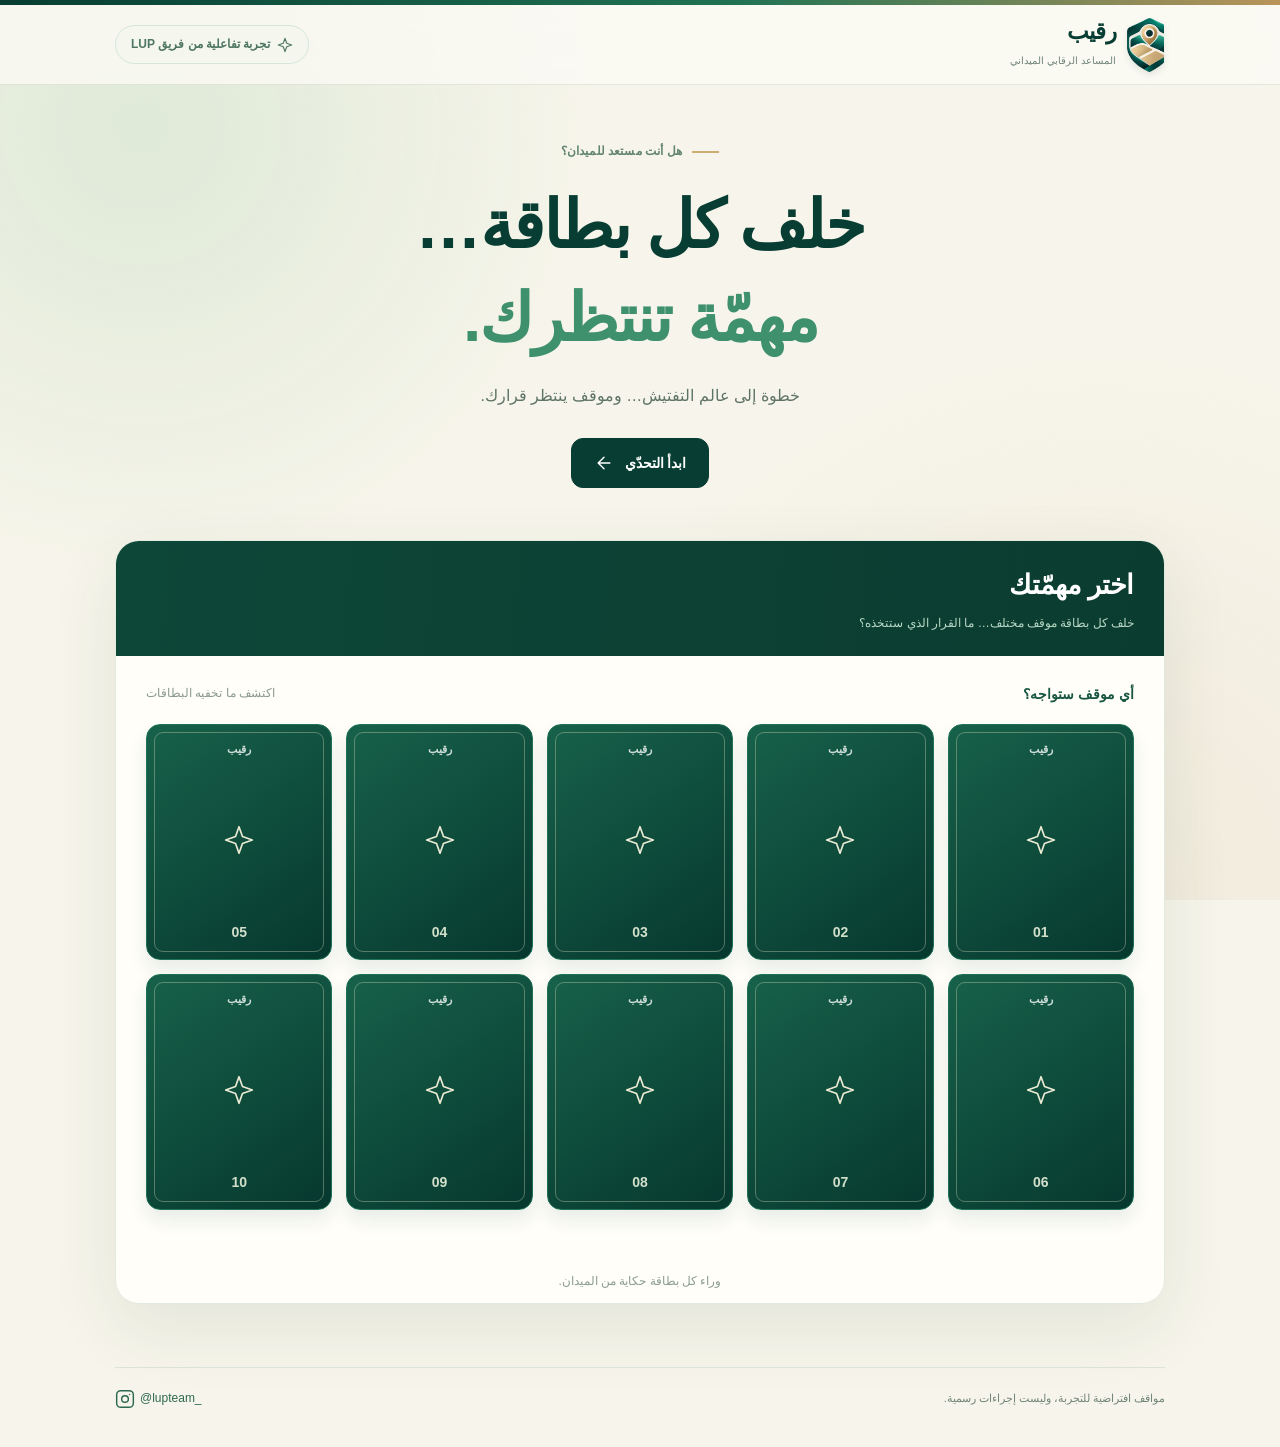
<file: index.html>
<!DOCTYPE html>
<html lang="ar" dir="rtl">
<head>
  <meta charset="utf-8">
  <meta name="viewport" content="width=device-width, initial-scale=1, viewport-fit=cover">
  <meta name="theme-color" content="#073d32">
  <meta name="description" content="تحدّي رقيب: مواقف من الميدان، وقرارات تصنع الفرق.">
  <title>تحدّي رقيب | مهمتك في الميدان</title>
  <style>
    :root{--forest:#073d32;--deep:#062d26;--green:#11624c;--mint:#c7e4cf;--sage:#719783;--cream:#f7f5eb;--paper:#fffef9;--gold:#cfad72;--text:#163b30;--quiet:#687e70;--stroke:#dce4d9;--shadow:0 24px 70px rgba(17,65,45,.09)}
    *,*::before,*::after{box-sizing:border-box}
    html{scroll-behavior:smooth}
    body{margin:0;color:var(--text);background:var(--cream);font-family:Tahoma,'Segoe UI',Arial,sans-serif;line-height:1.6;min-width:300px;overflow-x:hidden}
    body:before{content:"";position:fixed;inset:0;pointer-events:none;background:radial-gradient(circle at 11% 14%,rgba(201,223,198,.53),transparent 33%),radial-gradient(circle at 86% 100%,rgba(231,219,196,.4),transparent 40%);z-index:-1}
    button,a{-webkit-tap-highlight-color:transparent}
    button{font:inherit;cursor:pointer}
    button:focus-visible,a:focus-visible{outline:3px solid #bd9656;outline-offset:4px}
    .icon{display:inline-block;width:20px;height:20px;fill:none;stroke:currentColor;stroke-width:1.75;stroke-linecap:round;stroke-linejoin:round;flex:none;vertical-align:middle}
    .wrap{width:min(1050px,calc(100% - 44px));margin-inline:auto}
    .topline{height:5px;background:linear-gradient(90deg,var(--forest),#217354 58%,#b9945a)}
    header{border-bottom:1px solid rgba(13,62,43,.1);background:rgba(250,249,243,.83);backdrop-filter:blur(12px);position:relative;z-index:3}
    .headinner{min-height:79px;display:flex;align-items:center;justify-content:space-between;gap:12px}
    .brand{display:flex;align-items:center;gap:10px;text-decoration:none;color:var(--forest)}
    .brand img{height:54px;width:39px;object-fit:contain;filter:drop-shadow(0 3px 3px rgba(7,61,50,.11))}
    .brandname{font-size:23px;letter-spacing:-.7px;font-weight:900;line-height:1}
    .brandsub{color:#718578;display:block;font-weight:400;font-size:10px;letter-spacing:0;margin-top:7px}
    .headtag{display:flex;gap:7px;align-items:center;border:1px solid #d5e5d8;border-radius:100px;padding:9px 15px;color:#4f7661;background:#f5f7ef;font-size:12px;font-weight:700}
    .headtag .icon{width:16px;height:16px}
    .hero{position:relative;overflow:hidden;padding:60px 0 32px}
    .hero:before{content:"";position:absolute;width:380px;height:380px;top:-260px;left:5%;border:1px solid #d2ddcf;border-radius:100%;box-shadow:0 0 0 60px rgba(222,233,219,.35),0 0 0 130px rgba(222,233,219,.19);z-index:-1}
    .heroGrid{display:grid;grid-template-columns:1.2fr .8fr;gap:42px;align-items:center}
    .eyebrow{display:inline-flex;align-items:center;gap:10px;font-weight:800;color:#638570;font-size:12px;letter-spacing:.1px}
    .eyebrow:before{content:"";height:2px;width:27px;background:var(--gold)}
    h1{margin:17px 0 14px;color:var(--forest);font-size:clamp(37px,5.2vw,66px);line-height:1.42;letter-spacing:-1.9px;font-weight:900}
    h1 em{font-style:normal;color:#3f906d}
    .lead{font-size:16px;line-height:2;color:#5f7467;max-width:540px;margin:0}
    .hero-actions{display:flex;flex-wrap:wrap;align-items:center;gap:17px;margin-top:26px}
    .primary{display:inline-flex;align-items:center;justify-content:center;gap:11px;color:white;background:var(--forest);border:1px solid var(--forest);padding:13px 22px;border-radius:12px;font-size:14px;font-weight:800;min-height:49px;transition:.2s}
    .primary:hover{background:#145b45;transform:translateY(-2px)}
    .hint{font-size:12px;color:#84968a;display:flex;align-items:center;gap:7px}
    .hint .icon{width:15px;height:15px}
    .heroArt{height:294px;position:relative;display:grid;place-items:center}
    .heroArt:before{content:"";width:280px;height:280px;border-radius:50%;background:#e7ede2;border:1px solid #d5e0d5;position:absolute;transform:translate(-14px,1px)}
    .heroArt:after{content:"";position:absolute;width:220px;height:220px;border-radius:50%;border:1px dashed #b3cab9;transform:translate(-14px,1px);animation:slowspin 40s linear infinite}
    .heroCard{position:relative;z-index:1;width:180px;height:225px;border-radius:18px;transform:rotate(-9deg) translate(21px,-1px);background:linear-gradient(160deg,#1b6c52,#073b31 65%);box-shadow:0 20px 50px rgba(7,61,49,.23);border:2px solid rgba(227,239,214,.25);display:flex;align-items:center;justify-content:center;flex-direction:column;gap:19px;animation:float 6s ease-in-out infinite}
    .heroCard .questionSymbol{font-size:70px;line-height:1;font-weight:900;color:#e9e4ce;transform:rotate(9deg)}
    .heroCard small{color:#d8ebdb;font-size:12px;letter-spacing:.5px}
    .orbitBadge{position:absolute;z-index:2;left:2%;bottom:13%;display:flex;align-items:center;gap:9px;border-radius:100px;background:var(--paper);box-shadow:0 8px 28px rgba(8,51,38,.12);padding:12px 15px;color:var(--forest);font-size:12px;font-weight:800;transform:rotate(4deg)}
    .orbitBadge svg{color:#407c58}
    .game{padding:18px 0 58px;scroll-margin-top:18px}
    .gameShell{border-radius:24px;background:var(--paper);border:1px solid #e2e9de;box-shadow:var(--shadow);overflow:hidden}
    .gameHeader{padding:23px 30px;display:flex;justify-content:space-between;align-items:center;gap:20px;background:linear-gradient(95deg,#0d4738,#0b3c30)}
    .gameHeader h2{margin:0;color:#fff;font-size:clamp(19px,2.9vw,27px);letter-spacing:-.4px}
    .gameHeader p{margin:6px 0 0;color:#b8d9c5;font-size:12px}
    .progressGroup{text-align:left;min-width:140px}
    .progressNumber{color:#eef6ee;font-size:13px;font-weight:700;direction:ltr}
    .track{background:#386b59;width:140px;height:6px;border-radius:10px;overflow:hidden;margin-top:9px}
    .bar{height:100%;width:0;background:#c7ddba;border-radius:10px;transition:width .4s}
    .gameBody{padding:27px 30px 30px}
    .boardInfo{display:flex;justify-content:space-between;align-items:center;gap:14px;margin:0 0 19px}
    .boardInfo strong{font-size:14px;color:#1a5742}
    .boardInfo span{font-size:12px;color:#8a9a8d}
    .deck{display:grid;grid-template-columns:repeat(5,minmax(0,1fr));gap:14px}
    .card{padding:0;aspect-ratio:0.79;border:0;background:transparent;min-height:110px;perspective:800px;position:relative;border-radius:14px;transition:transform .2s}
    .card:hover{transform:translateY(-4px)}
    .cardInner{position:absolute;inset:0;transition:transform .58s cubic-bezier(.23,.8,.24,1);transform-style:preserve-3d}
    .card.is-open .cardInner,.card.is-done .cardInner{transform:rotateY(180deg)}
    .cardFace{position:absolute;inset:0;display:flex;flex-direction:column;align-items:center;justify-content:space-between;gap:8px;padding:16px 8px;backface-visibility:hidden;-webkit-backface-visibility:hidden;border-radius:14px;overflow:hidden}
    .cardBack{background:linear-gradient(145deg,#17614a,#06382e);border:1px solid #1e7155;color:#fff;box-shadow:0 10px 18px rgba(16,69,51,.09)}
    .cardBack:before{content:"";position:absolute;inset:7px;border:1px solid rgba(239,233,203,.33);border-radius:9px;pointer-events:none}
    .cardBack .smallMark{font-weight:700;font-size:11px;opacity:.8}
    .cardBack .icon{width:32px;height:32px;color:#ebebd4;stroke-width:1.25}
    .cardBack .no{font-size:14px;font-weight:800;color:#d2dfcb}
    .cardFront{transform:rotateY(180deg);background:#e4eee1;border:1px solid #b9d1ba;color:#165440}
    .cardFront .icon{width:37px;height:37px}
    .cardFront strong{font-size:12px}
    .card.is-open .cardFront{box-shadow:inset 0 0 0 2px #3d9a6e}
    .card.is-done .cardFront{background:#d8e6d5}
    .card.is-open{outline:2px solid #a4c8ad;outline-offset:3px}
    .question{margin-top:25px;border-radius:18px;border:1px solid #d6e5d8;background:#f4f7f0;overflow:hidden;scroll-margin-top:18px}
    .question.hidden{display:none}
    .qLayout{display:grid;grid-template-columns:1.05fr 1fr;gap:0}
    .qAside{padding:28px;background:linear-gradient(155deg,#e0ece0,#c8dbca);display:flex;flex-direction:column;justify-content:space-between;gap:22px;position:relative;overflow:hidden;min-height:255px}
    .qAside:after{content:"";position:absolute;left:-50px;bottom:-76px;width:215px;height:215px;border:1px solid rgba(10,66,43,.18);border-radius:50%;box-shadow:0 0 0 34px rgba(10,66,43,.04),0 0 0 69px rgba(10,66,43,.04)}
    .qAsideLabel{display:flex;align-items:center;gap:9px;color:#4c8462;font-size:12px;font-weight:800;position:relative;z-index:1}
    .qAside h3{font-size:clamp(21px,2.7vw,33px);color:#124834;line-height:1.6;letter-spacing:-.8px;margin:0;position:relative;z-index:1}
    .qAside .qType{font-size:12px;z-index:1;color:#59816a}
    .qContent{padding:26px 28px 28px;background:#fffefb;min-height:270px}
    .qContent h4{font-size:19px;line-height:1.75;letter-spacing:-.4px;color:#184936;margin:0 0 18px}
    .choices{display:grid;gap:9px}
    .choice{display:flex;align-items:center;text-align:right;gap:11px;width:100%;padding:12px 15px;border-radius:11px;border:1px solid #dce7dc;color:#264d38;background:#f5f7f2;font-size:13.5px;min-height:47px;transition:background .18s,border-color .18s;line-height:1.65}
    .choice:hover:not(:disabled){background:#e6eee4;border-color:#a8cab0}
    .choice[disabled]{cursor:default}
    .choice .radio{height:17px;width:17px;border:1.5px solid #91ad98;border-radius:50%;flex:none;display:grid;place-items:center}
    .choice .radio:after{content:"";height:8px;width:8px;background:#287a55;border-radius:50%;opacity:0;transition:.2s}
    .choice.selected{border-color:#478e66;background:#e3f0e5}
    .choice.selected .radio:after{opacity:1}
    .choice.correct{border-color:#53a476;background:#e3f1e6}
    .choice.incorrect.selected{border-color:#cd9867;background:#f8eee0}
    .feedback{margin-top:13px;padding:17px 18px;border-radius:10px;background:#e5f1e7;border-right:3px solid #307d56;display:none;animation:reveal .4s both}
    .feedback.visible{display:block}
    .feedbackTop{display:flex;align-items:center;gap:9px;font-size:14px;font-weight:800;color:#174d36}
    .feedback p{margin:7px 0 0;font-size:13px;color:#52715c;line-height:1.9}
    .feedbackActions{display:flex;justify-content:space-between;align-items:center;gap:13px;margin-top:15px;flex-wrap:wrap}
    .again{color:#43735b;font-size:12px;border:0;background:transparent;padding:8px 0;display:flex;align-items:center;gap:7px}
    .continue{padding:10px 17px;min-height:41px;font-size:12px;border-radius:9px}
    .noSelection{text-align:center;padding:20px 10px 0;font-size:12px;color:#8c9d91}
    .statusStrip{display:flex;align-items:center;justify-content:space-between;gap:16px;background:#e7eee4;border-radius:12px;padding:14px 19px;margin-top:18px}
    .statusStrip span{display:flex;align-items:center;gap:8px;color:#537462;font-size:11.5px;line-height:1.8}
    .statusStrip .icon{width:19px;height:19px}
    .statusStrip button{background:none;border:0;color:#1c6247;font-size:12px;font-weight:800;display:inline-flex;align-items:center;gap:8px;white-space:nowrap}
    .complete{display:none;text-align:center;border:1px solid #bbd7bf;background:#e5f0e5;border-radius:17px;padding:24px;margin-top:20px}
    .complete.show{display:block;animation:reveal .5s both}
    .complete .icon{height:36px;width:36px;color:#1b734f}
    .complete h3{margin:12px 0 5px;color:#104c36;font-size:24px}
    .complete p{color:#557463;font-size:14px;margin:7px auto 18px;max-width:500px}
    .foot{padding:5px 0 38px}
    .footerInner{display:flex;align-items:center;justify-content:space-between;gap:15px;border-top:1px solid #dbe3d9;padding-top:20px;color:#718478;font-size:11px;flex-wrap:wrap}
    .footerInner a{display:flex;align-items:center;gap:5px;color:#2d6850;text-decoration:none;direction:ltr;font-size:12px}
    .footnote{max-width:600px;line-height:1.9}
    @keyframes slowspin{to{transform:translate(-14px,1px) rotate(360deg)}}
    @keyframes float{0%,100%{transform:rotate(-9deg) translate(21px,0)}50%{transform:rotate(-7deg) translate(21px,-8px)}}
    @keyframes reveal{from{opacity:0;transform:translateY(8px)}to{opacity:1;transform:translateY(0)}}
    @media(max-width:820px){.heroGrid{grid-template-columns:1fr .55fr;gap:12px}.heroArt{transform:scale(.77);transform-origin:center}.hero{padding:40px 0 20px}.hero .lead{font-size:14px}}
    @media(max-width:640px){.wrap{width:min(100% - 26px,490px)}.headinner{min-height:65px}.brand img{height:44px;width:31px}.brandname{font-size:21px}.headtag{font-size:10px;padding:8px 10px}.hero{padding:32px 0 20px}.heroGrid{display:flex;flex-direction:column;text-align:center;gap:6px}.hero .eyebrow{font-size:10px}.hero h1{font-size:39px;letter-spacing:-1.5px;margin:14px 0 8px}.hero .lead{font-size:13.5px;line-height:1.9;max-width:320px;margin-inline:auto}.hero-actions{justify-content:center;margin-top:20px}.heroArt{height:160px;width:100%;transform:scale(.68);margin:-21px 0 -17px}.heroCard{height:205px}.orbitBadge{left:10%;bottom:18%}.game{padding:5px 0 34px}.gameShell{border-radius:18px}.gameHeader{padding:19px 17px}.gameHeader h2{font-size:19px}.gameHeader p{font-size:10.5px}.progressGroup{min-width:95px}.track{width:100px}.gameBody{padding:17px 13px}.boardInfo{margin-bottom:13px}.boardInfo strong{font-size:12px}.boardInfo span{font-size:10px}.deck{gap:7px}.card{min-height:82px}.cardFace{padding:10px 5px;border-radius:10px}.cardBack:before{inset:5px;border-radius:6px}.cardBack .smallMark{font-size:9px}.cardBack .icon{height:25px;width:25px}.cardBack .no{font-size:10px}.cardFront .icon{width:25px;height:25px}.cardFront strong{font-size:9px}.question{margin-top:19px}.qLayout{grid-template-columns:1fr}.qAside{padding:17px;min-height:auto;gap:8px}.qAside h3{font-size:20px;line-height:1.5}.qAside .qType{font-size:10px}.qContent{padding:19px 15px;min-height:0}.qContent h4{font-size:16px;margin-bottom:14px}.choice{font-size:12.5px;padding:10px 12px}.statusStrip{padding:11px;gap:8px}.statusStrip span{font-size:10px}.statusStrip button{font-size:11px}.footerInner{justify-content:center;text-align:center}.footnote{max-width:100%}}
    @media(prefers-reduced-motion:reduce){*,*::before,*::after{animation:none!important;scroll-behavior:auto!important;transition:none!important}}

    [hidden]{display:none!important}
    /* تحدٍ واحد فقط: لا إعادة لعب ولا تغيير البطاقة بعد اختيارها. */
    .progressGroup,.feedback,.feedbackActions,.statusStrip {display:none!important}
    .card:disabled{cursor:not-allowed}
    .deck.has-picked .card:not(.is-open){opacity:.36;filter:saturate(.5);pointer-events:none}
    .card.is-open{transform:none;outline:2px solid #a4c8ad;outline-offset:3px}
    body.ended .hero,body.ended .gameHeader,body.ended .boardInfo,body.ended .deck,body.ended .question,body.ended .noSelection{display:none!important}
    body.ended .game{padding-top:clamp(24px,5vw,80px)}
    body.ended .gameBody{padding:clamp(24px,5vw,62px)}
    .complete{display:none;text-align:center;border:1px solid #c3deca;background:linear-gradient(160deg,#f0f6ee,#e2eee3);border-radius:20px;padding:clamp(32px,6vw,65px) 22px;margin:0}
    .complete.show{display:block;animation:reveal .5s both}
    .complete .icon{height:51px;width:51px;color:#1b734f}
    .complete h3{font-size:clamp(25px,4vw,38px);margin:17px 0 10px}
    .complete p{max-width:540px;margin:0 auto;color:#557463;line-height:2}
    .complete .send-note{font-size:12px;margin-top:12px;color:#9a6c36}
    .send-retry{margin-top:18px}
    .game.is-busy .choice{pointer-events:none;opacity:.58}
    @media(max-width:640px){body.ended .gameShell{border-radius:20px}}
  
    /* 2026-10-25: requested minimal intro — no card artwork, badges or circles. */
    .hero:before, .heroArt, .qAside:after{display:none!important}
    .heroSolo{display:block!important;max-width:1050px;margin-inline:auto}
    .heroSolo .heroCopy{width:100%;max-width:680px;margin-inline:auto;text-align:center}
    .heroSolo .hero-actions{justify-content:center}
    .heroSolo .hero .lead{margin-inline:auto}
    .heroSolo .lead{margin-inline:auto}
    .hero{padding:50px 0 34px!important}
    @media(max-width:640px){
      .hero{padding:30px 0 24px!important}
      .heroSolo .heroCopy{max-width:390px}
      .hero h1{font-size:clamp(30px,8.1vw,38px);line-height:1.43;margin:12px 0 9px}
      .hero .lead{font-size:13px!important;line-height:1.85!important}
      .hero-actions{margin-top:18px!important}
      .hero-actions .primary{min-width:190px}
      .hero-actions .hint{justify-content:center}
      .game{padding-top:9px}
    }
</style>
</head>
<body>
  <svg aria-hidden="true" style="position:absolute;width:0;height:0;overflow:hidden" xmlns="http://www.w3.org/2000/svg">
    <symbol id="i-spark" viewBox="0 0 24 24"><path d="m12 2 2.6 7.4L22 12l-7.4 2.6L12 22l-2.6-7.4L2 12l7.4-2.6Z"/></symbol>
    <symbol id="i-arrow" viewBox="0 0 24 24"><path d="M19 12H5m7-7-7 7 7 7"/></symbol>
    <symbol id="i-restart" viewBox="0 0 24 24"><path d="M4 11a8 8 0 1 1 2.3 6M4 4v7h7"/></symbol>
    <symbol id="i-check" viewBox="0 0 24 24"><path d="m4 12 5 5L20 6"/></symbol>
    <symbol id="i-shield" viewBox="0 0 24 24"><path d="m12 2 8 4v6c0 5-3.5 8-8 10-4.5-2-8-5-8-10V6Z"/><path d="m8 12 3 3 5-5"/></symbol>
    <symbol id="i-lock" viewBox="0 0 24 24"><rect x="5" y="10" width="14" height="11" rx="2"/><path d="M8 10V7a4 4 0 0 1 8 0v3"/></symbol>
    <symbol id="i-clock" viewBox="0 0 24 24"><circle cx="12" cy="12" r="9"/><path d="M12 7v5l3 2"/></symbol>
    <symbol id="i-wifi" viewBox="0 0 24 24"><path d="M4 9c5-5 11-5 16 0m-12 4c2.7-2.4 5.3-2.4 8 0M12 18h.01M3 3l18 18"/></symbol>
    <symbol id="i-route" viewBox="0 0 24 24"><circle cx="6" cy="6" r="2"/><circle cx="18" cy="18" r="2"/><path d="M8 6h6a4 4 0 0 1 0 8H9a4 4 0 0 0 0 8h7"/></symbol>
    <symbol id="i-file" viewBox="0 0 24 24"><path d="M6 2h9l5 5v15H6a2 2 0 0 1-2-2V4a2 2 0 0 1 2-2Z"/><path d="M15 2v6h5M8 13h8M8 17h7"/></symbol>
    <symbol id="i-pin" viewBox="0 0 24 24"><path d="M20 10c0 5-8 12-8 12S4 15 4 10a8 8 0 0 1 16 0Z"/><circle cx="12" cy="10" r="2.5"/></symbol>
    <symbol id="i-notebook" viewBox="0 0 24 24"><rect x="5" y="3" width="16" height="18" rx="2"/><path d="M9 8h8M9 12h8M9 16h5M2 7h3M2 13h3"/></symbol>
    <symbol id="i-user" viewBox="0 0 24 24"><circle cx="12" cy="8" r="4"/><path d="M4 21c0-4.5 3.2-7 8-7s8 2.5 8 7"/></symbol>
    <symbol id="i-eye" viewBox="0 0 24 24"><path d="M2 12s4-7 10-7 10 7 10 7-4 7-10 7-10-7-10-7Z"/><circle cx="12" cy="12" r="3"/></symbol>
    <symbol id="i-list" viewBox="0 0 24 24"><path d="m4 6 1 1 2-2m3 1h10M4 12l1 1 2-2m3 1h10M4 18l1 1 2-2m3 1h10"/></symbol>
    <symbol id="i-flag" viewBox="0 0 24 24"><path d="M4 22V3m0 1c5-3 10 3 16 0v11c-6 3-11-3-16 0"/></symbol>
    <symbol id="i-instagram" viewBox="0 0 24 24"><rect x="2" y="2" width="20" height="20" rx="5"/><circle cx="12" cy="12" r="4"/><path d="M17.5 6.5h.01"/></symbol>
  </svg>
  <div class="topline"></div>
  <header>
    <div class="wrap headinner">
      <a class="brand" href="#top" aria-label="رقيب - البداية"><img src="[data-uri]" alt="رمز رقيب الأصلي"><span><span class="brandname">رقيب</span><span class="brandsub">المساعد الرقابي الميداني</span></span></a>
      <span class="headtag"><svg class="icon"><use href="#i-spark"/></svg> تجربة تفاعلية من فريق LUP</span>
    </div>
  </header>
  <main id="top">
    <section class="hero"><div class="wrap heroGrid heroSolo">
      <div class="heroCopy">
        <div class="eyebrow">هل أنت مستعد للميدان؟</div>
        <h1>خلف كل بطاقة…<br><em>مهمّة تنتظرك.</em></h1>
        <p class="lead">خطوة إلى عالم التفتيش… وموقف ينتظر قرارك.</p>
        <div class="hero-actions"><button class="primary" id="startBtn" type="button">ابدأ التحدّي <svg class="icon"><use href="#i-arrow"/></svg></button></div>
      </div>
    </div></section>
    <section class="game wrap" id="challenge" aria-label="لعبة تحدي رقيب"><div class="gameShell">
      <div class="gameHeader"><div><h2>اختر مهمّتك</h2><p>خلف كل بطاقة موقف مختلف… ما القرار الذي ستتخذه؟</p></div></div>
      <div class="gameBody"><div class="boardInfo"><strong>أي موقف ستواجه؟</strong><span>اكتشف ما تخفيه البطاقات</span></div><div class="deck" id="deck"></div>
        <div class="question hidden" id="question" aria-live="polite"><div class="qLayout"><div class="qAside"><span class="qAsideLabel"><svg class="icon"><use href="#i-flag"/></svg><span id="missionIndex">المهمة 01 / 10</span></span><h3 id="missionTitle"></h3><span class="qType">موقف افتراضي من الميدان</span></div><div class="qContent"><h4 id="missionQuestion"></h4><div id="choices" class="choices"></div></div></div></div></div>
        <p class="noSelection" id="noSelection">وراء كل بطاقة حكاية من الميدان.</p>
        <div class="complete" id="complete" role="status" aria-live="polite">
          <svg class="icon" aria-hidden="true"><use href="#i-check"/></svg>
          <h3 id="endTitle">شكرًا لمشاركتك!</h3>
          <p id="endMessage">قرارك يضيف للحكاية.</p>
          <p class="send-note" id="sendNote" hidden></p>
          <button class="primary send-retry" id="retryBtn" type="button" hidden>إعادة المحاولة <svg class="icon"><use href="#i-arrow"/></svg></button>
        </div>
      </div>
    </div></section>
  </main>
  <footer class="foot"><div class="wrap footerInner"><span class="footnote">مواقف افتراضية للتجربة، وليست إجراءات رسمية.</span><a href="https://www.instagram.com/lupteam_/" target="_blank" rel="noopener noreferrer"><svg class="icon"><use href="#i-instagram"/></svg>@lupteam_</a></div></footer>
  <script type="module" src="./game.js?v=3"></script>
</body>
</html>
</file>
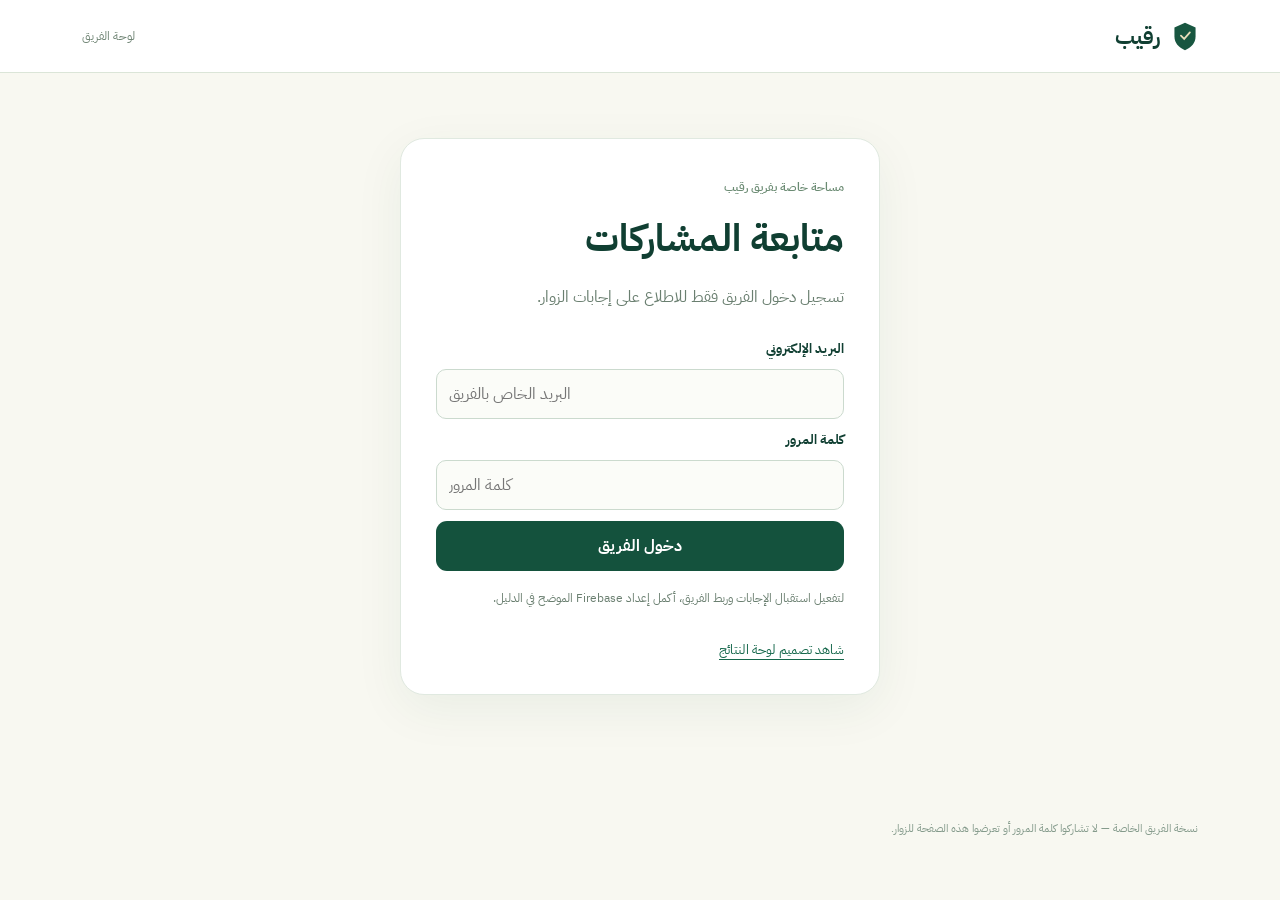
<file: admin.html>
<!doctype html><html lang="ar" dir="rtl"><head><meta charset="utf-8"><meta name="viewport" content="width=device-width, initial-scale=1"><title>رقيب | لوحة الفريق</title><link rel="stylesheet" href="admin.css"></head><body>
<header class="top"><div class="wrap nav"><span class="brand"><svg width="26" height="31" viewBox="0 0 32 38" fill="none" aria-hidden="true"><path d="M16 2 29 8v11c0 8-5 13-13 17C8 32 3 27 3 19V8Z" fill="#185640"/><path d="m11 18 4 4 7-8" stroke="#E8DDBA" stroke-width="2.2" stroke-linecap="round"/></svg> رقيب</span><span class="tag">لوحة الفريق</span></div></header>
<main class="wrap"><section id="loginArea" class="login"><span class="eyebrow">مساحة خاصة بفريق رقيب</span><h1>متابعة المشاركات</h1><p>تسجيل دخول الفريق فقط للاطلاع على إجابات الزوار.</p><form id="loginForm"><label for="email">البريد الإلكتروني</label><input id="email" type="email" autocomplete="username" required placeholder="البريد الخاص بالفريق"><label for="password">كلمة المرور</label><input id="password" type="password" autocomplete="current-password" required placeholder="كلمة المرور"><button class="primary" id="signInBtn" type="submit">دخول الفريق</button><p class="message" id="loginMessage" role="status"></p><a class="previewLink" href="?preview=1">شاهد تصميم لوحة النتائج</a></form></section>
<section id="dashboard" hidden><div id="previewBanner" class="previewBanner" hidden>معاينة شكل اللوحة فقط — البيانات الظاهرة أمثلة وليست إجابات زوار</div><div class="headline"><div><span class="eyebrow">النتائج المباشرة</span><h1>ماذا اختار الزوار؟</h1><p>النتائج تحدّث تلقائيًا ما دامت الصفحة مفتوحة.</p></div><div class="actions"><button id="csv" class="outline" disabled>تصدير CSV</button><button id="refresh" class="outline">تحديث</button><button id="logout" class="outline">خروج</button></div></div><div class="metrics"><article><span>إجمالي الإجابات</span><strong id="total">0</strong></article><article><span>البطاقات التي ظهرت</span><strong id="unique">0/10</strong></article><article><span>آخر مشاركة</span><strong class="small" id="last">—</strong></article></div><div class="panels"><section class="panel"><h2>البطاقات الأكثر اختيارًا</h2><div id="bars" class="bars"></div></section><section class="panel"><h2>آخر الإجابات</h2><div id="answers" class="answers"><p class="empty">لا توجد إجابات بعد.</p></div></section></div><p class="note" id="status" role="status"></p></section></main><footer class="wrap foot">نسخة الفريق الخاصة — لا تشاركوا كلمة المرور أو تعرضوا هذه الصفحة للزوار.</footer><script type="module" src="./admin.js?v=3"></script></body></html>
</file>
<file: admin.css>
@import url('https://fonts.googleapis.com/css2?family=IBM+Plex+Sans+Arabic:wght@400;500;600;700&display=swap');:root{color-scheme:light;font-family:'IBM Plex Sans Arabic',Tahoma,sans-serif;--green:#103f32;--mint:#e7efe4;--gold:#b69d6d;--ink:#204a3b}*{box-sizing:border-box}body{margin:0;background:#f8f8f1;color:var(--ink);font-family:inherit}button,input{font:inherit}.wrap{max-width:1160px;padding:0 22px;margin:auto}.top{background:#fff;border-bottom:1px solid #dbe5d8}.nav{min-height:72px;display:flex;justify-content:space-between;align-items:center;gap:20px}.brand{display:flex;align-items:center;gap:11px;color:var(--green);font-weight:700;font-size:22px}.tag{font-size:12px;color:#708575}.login{max-width:480px;margin:65px auto 90px;background:#fff;padding:35px;border:1px solid #e0e9e0;border-radius:24px;box-shadow:0 14px 50px #0d4f3310}.eyebrow{font-weight:600;font-size:12px;color:#6b8b73}h1{color:var(--green);font-size:clamp(28px,3vw,38px);line-height:1.5;margin:12px 0}p{line-height:1.85;color:#6a7f70}.login form{display:grid;gap:11px;margin-top:26px}label{font-size:13px;font-weight:700;color:var(--green)}input{width:100%;border:1px solid #cbdace;padding:12px;border-radius:10px;outline:none;background:#fbfcf8;direction:ltr;text-align:left}input:focus{border-color:#307658;box-shadow:0 0 0 3px #aed1b144}button{cursor:pointer}.primary{background:#14523d;border:0;padding:13px 18px;color:#fff;border-radius:11px;font-weight:700}.primary:hover{background:#1b6b4d}.message{font-size:12px;min-height:25px;margin:5px 0}.headline{padding:47px 0 27px;display:flex;justify-content:space-between;align-items:end;gap:25px}.actions{display:flex;gap:9px;flex-wrap:wrap}.outline{border:1px solid #cbdccd;background:#fff;border-radius:9px;color:#255b42;padding:11px 15px;font-size:12px}.outline:hover{background:#ecf4eb}.outline:disabled{opacity:.4}.metrics{display:grid;grid-template-columns:repeat(3,1fr);gap:16px}.metrics article,.panel{background:#fff;border:1px solid #dde7de;border-radius:18px;padding:24px}.metrics article span{display:block;color:#6c8976;font-size:13px}.metrics strong{display:block;color:#134b36;font-size:39px;margin-top:13px}.metrics strong.small{font-size:15px;margin-top:21px}.panels{display:grid;grid-template-columns:1fr 1fr;gap:16px;margin-top:18px}.panel h2{color:#164b37;font-size:20px;margin:0 0 20px}.bars{display:grid;gap:13px}.barline{display:grid;grid-template-columns:105px 1fr 30px;gap:8px;align-items:center;font-size:12px;color:#365d45}.track{background:#e7f0e8;border-radius:18px;height:10px;overflow:hidden}.fill{height:100%;background:#2c805e;transition:width .3s}.answers{display:grid;gap:10px;max-height:470px;overflow:auto}.answer{background:#f4f8f2;padding:13px;border-radius:11px;border:1px solid #e0ecdf}.answer-top{display:flex;justify-content:space-between;gap:14px;align-items:center}.answer strong{font-size:14px;color:#1a573f}.answer time{font-size:11px;color:#799383}.answer p{font-size:12px;line-height:1.7;margin:6px 0;color:#496452}.empty{font-size:13px}.note{font-size:12px;margin:20px 0}.foot{font-size:11px;color:#859b8c;padding-top:35px;padding-bottom:30px}#dashboard[hidden],#loginArea[hidden]{display:none}@media(max-width:750px){.headline{display:block}.headline .actions{margin:18px 0}.metrics{grid-template-columns:repeat(2,1fr)}.metrics article:last-child{grid-column:1/-1}.panels{grid-template-columns:1fr}.login{margin:38px auto;padding:24px}.barline{grid-template-columns:90px 1fr 25px}}
.previewLink{display:inline-block;margin-top:12px;font-size:13px;color:#16684c;text-decoration:underline;text-underline-offset:5px}.previewBanner{padding:15px 19px;border:1px solid #d8c79a;background:#fff9df;border-radius:13px;color:#725a21;font-size:13px;margin:24px 0 0;font-weight:700}
</file>
